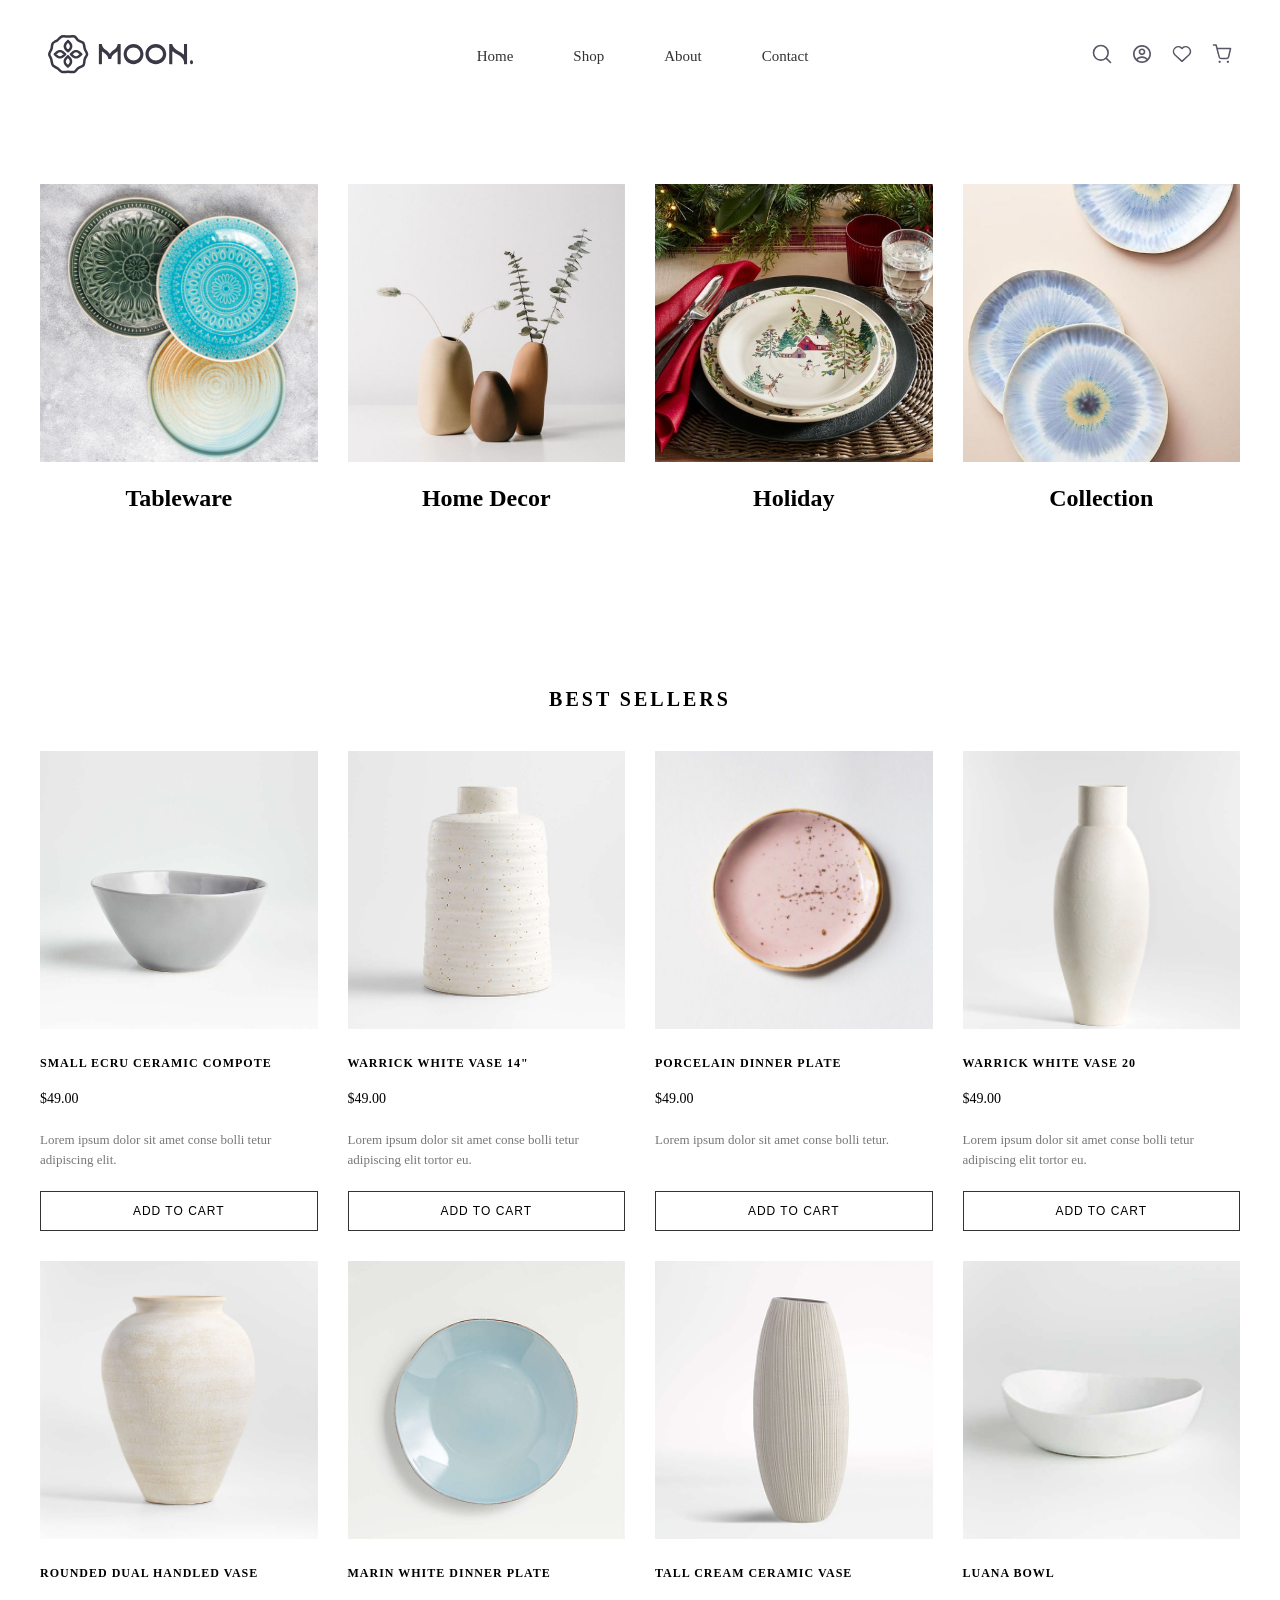
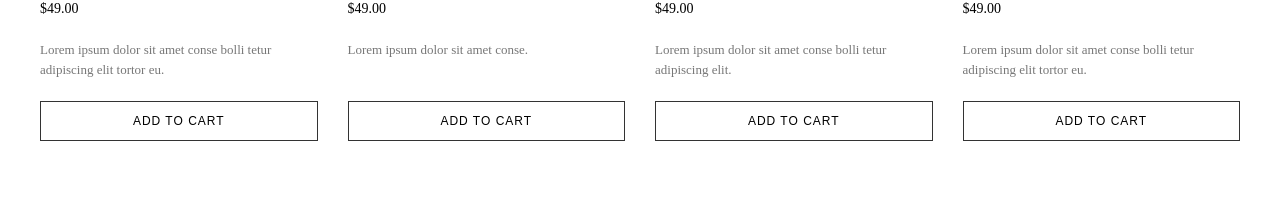
<file: index.html>
<!DOCTYPE html>
<html lang="en">
<head>
  <link rel="stylesheet" href="./main.css" />
</head>
<body>

<div class="header">

  <div class="logo">
    <a href="#">
        <img src="./Imgs/logo.svg" />
    </a>
  </div>

  <div class="links">
    <ul>
      <li><a href="#">Home</a></li>
      <li><a href="#">Shop</a></li>
      <li><a href="#">About</a></li>
      <li><a href="#">Contact</a></li>
    </ul>
  </div>

  <div class="icons">
    <ul>
      <li><a href="#"><img src="./Imgs/Search.svg" /></a></li>
      <li><a href="#"><img src="./Imgs/Avatar.svg" /></a></li>
      <li><a href="#"><img src="./Imgs/Heart.svg" /></a></li>
      <li><a href="#"><img src="./Imgs/Shopping cart.svg" /></a></li>
    </ul>
  </div>

</div>

<div class="collections">
  <div class="container">
    <div class="row">

      <div class="collection">
        <img src="./Imgs/TableWare.png" />
        <h2>Tableware</h2>
      </div>
      
      <div class="collection">
        <img src="./Imgs/HomeDecor.png" />
        <h2>Home Decor</h2>
      </div>

      <div class="collection">
        <img src="./Imgs/Holiday.png" />
        <h2>Holiday</h2>
      </div>

      <div class="collection">
        <img src="./Imgs/Collection.png" />
        <h2>Collection</h2>
      </div>

    </div>
  </div>
</div>

<section class="best-sellers">

  <div class="container">

    <h2>Best Sellers</h2>

    <div class="products">

      <div class="product">
        <img src="./Imgs/Small-Ecru-Ceramic-Compote.png"/>
        <h3>Small Ecru Ceramic Compote</h3>
        <p class="price">$49.00</p>
        <p class="description">Lorem ipsum dolor sit amet conse bolli tetur adipiscing elit.</p>
        <button>Add To Cart</button>
      </div>

      <div class="product">
        <img src="./Imgs/Warrick-White-Vase-14.png"/>
        <h3>Warrick White Vase 14"</h3>
        <p class="price">$49.00</p>
        <p class="description">Lorem ipsum dolor sit amet conse bolli tetur adipiscing elit tortor eu.</p>
        <button>Add To Cart</button>
      </div>

      <div class="product">
        <img src="./Imgs/Porcelain-Dinner-Plate.png" />
        <h3>Porcelain Dinner Plate</h3>
        <p class="price">$49.00</p>
        <p class="description">Lorem ipsum dolor sit amet conse bolli tetur.</p>
        <button>Add To Cart</button>
      </div>

      <div class="product">
        <img src="./Imgs/Warrick-White-Vase-20.png" />
        <h3>Warrick White Vase 20</h3>
        <p class="price">$49.00</p>
        <p class="description">Lorem ipsum dolor sit amet conse bolli tetur adipiscing elit tortor eu.</p>
        <button>Add To Cart</button>
      </div>

      <div class="product">
        <img src="./Imgs/Rounded-Dual-Handled-Vase.png" />
        <h3>Rounded Dual Handled Vase</h3>
        <p class="price">$49.00</p>
        <p class="description">Lorem ipsum dolor sit amet conse bolli tetur adipiscing elit tortor eu.</p>
        <button>Add To Cart</button>
      </div>

      <div class="product">
        <img src="./Imgs/Marin-White-Dinner-Plate.png" />
        <h3>Marin White Dinner Plate</h3>
        <p class="price">$49.00</p>
        <p class="description">Lorem ipsum dolor sit amet conse.</p>
        <button>Add To Cart</button>
      </div>

      <div class="product">
        <img src="./Imgs/Tall-Cream-Ceramic-Vase.png" />
        <h3>Tall Cream Ceramic Vase</h3>
        <p class="price">$49.00</p>
        <p class="description">Lorem ipsum dolor sit amet conse bolli tetur adipiscing elit.</p>
        <button>Add To Cart</button>
      </div>

      <div class="product">
        <img src="./Imgs/LuanaBowl.png"/>
        <h3>Luana Bowl</h3>
        <p class="price">$49.00</p>
        <p class="description">Lorem ipsum dolor sit amet conse bolli tetur adipiscing elit tortor eu.</p>
        <button>Add To Cart</button>
      </div>

    </div>
  </div>
</section>


</body>
</html>
</file>
<file: main.css>
ul{
list-style-type: none;
}

.header {
  display: flex;
  background-color: #ffff;
  gap: 232.5px;
  align-items: center;
  justify-content: space-between;
  padding: 20px 40px;
  padding-bottom: 20px;
  padding-top: 20px;
}

.links ul{
display:flex;
gap: 60px;;
}

.links ul li a {
  text-decoration: none;
  color: #333;
  font-size: 15px;
}

.icons ul {
  display: flex;
  gap: 20px;
}

.collections {
  padding: 80px 0;
  text-align: center;
}

.container {
  max-width: 1200px;
  margin: 0 auto;
  padding: 0 20px;
}

.collections .row {
  display: flex;
  gap: 30px;
}

.collection {
  width: calc((100% - 90px) / 4);
}

.collection img {
  width: 100%;
  display: block;
  aspect-ratio: 1 / 1;      
  object-fit: cover;         
}

.collection h2 {
  margin-top: 23px;
}
.best-sellers {
  padding: 60px 0;
  text-align: center;
}

.best-sellers h2 {
  font-size: 20px;
  font-weight: bold;
  letter-spacing: 3px;
  text-transform: uppercase;
  margin-bottom: 40px;
}

.products {
  display: flex;
  flex-wrap: wrap;
  gap: 30px;
  align-items: stretch;
}

.product {
  width: calc((100% - 90px) / 4);
  text-align: left;
  display: flex;        
  flex-direction: column;
}

.product img {
  width: 100%;
  aspect-ratio: 1 / 1;
  object-fit: cover;
  margin-bottom: 15px;
}

.product h3 {
  font-size: 12px;
  font-weight: bold;
  letter-spacing: 1px;
  text-transform: uppercase;
  margin-bottom: 6px;
}

.product .price {
  font-size: 14px;
  margin-bottom: 10px;
}

.product .description {
  font-size: 13px;
  color: #777;
  line-height: 1.6;
  margin-bottom: 20px;
}

.product button {
  width: 100%;
  padding: 12px;
  background: white;
  border: 1px solid #333;
  font-size: 12px;
  letter-spacing: 1px;
  text-transform: uppercase;
  cursor: pointer;
  margin-top: auto; 
}

.product button:hover {
  background: #333;
  color: white;
}
</file>
